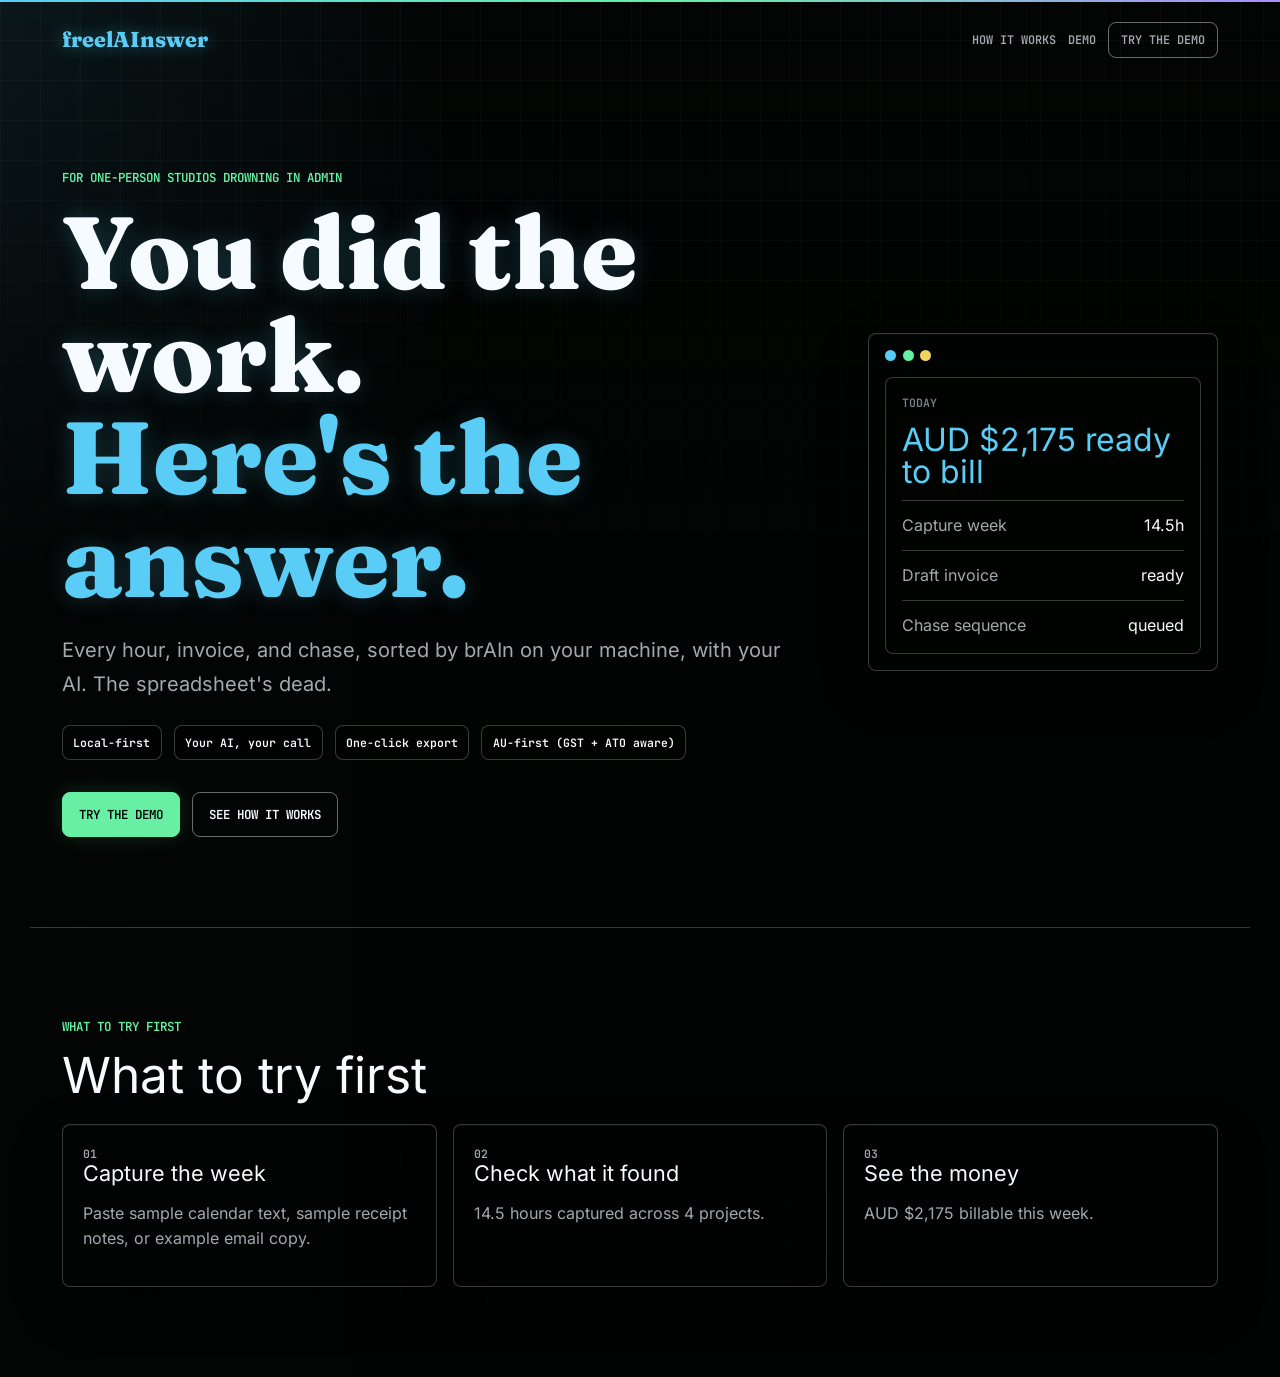
<file: index.html>
<!doctype html>
<html lang="en-AU">
<head>
<meta charset="utf-8" />
<meta name="viewport" content="width=device-width,initial-scale=1" />
<meta name="theme-color" content="#020403" />
<meta name="referrer" content="no-referrer" />
<meta name="description" content="Every hour, invoice, and chase, sorted by brAIn on your machine, with your AI." />
<meta http-equiv="Content-Security-Policy" content="default-src 'self'; script-src 'self'; style-src 'self'; font-src 'self'; img-src 'self' data:; connect-src 'self'; frame-src 'none'; worker-src 'none'; manifest-src 'none'; form-action 'self'; object-src 'none'; base-uri 'self'; upgrade-insecure-requests" />
<title>freelAInswer - the answer.</title>
<link rel="stylesheet" href="./assets/styles/pages.css" />
</head>
<body class="page-shell" data-page="landing">
<a class="skip-link" href="#main">Skip to content</a>
<div class="colour-bar" aria-hidden="true"></div>
<header class="site-header">
  <a class="wordmark" href="./">freelAInswer</a>
  <nav class="nav-links" aria-label="Demo">
    <a href="#try-heading">How it works</a>
    <a href="./demo/">Demo</a>
    <a class="button button-small" data-demo-link="welcome" href="./welcome.html">Try the demo</a>
  </nav>
</header>
<main id="main">
  <section class="hero-grid" aria-labelledby="hero-heading">
    <div class="hero-copy">
      <p class="kicker">For one-person studios drowning in admin</p>
      <h1 id="hero-heading">You did the work. <span>Here's the answer.</span></h1>
      <p class="lede">Every hour, invoice, and chase, sorted by brAIn on your machine, with your AI. The spreadsheet's dead.</p>
      <div class="badge-row" aria-label="Trust points">
        <span>Local-first</span>
        <span>Your AI, your call</span>
        <span>One-click export</span>
        <span>AU-first (GST + ATO aware)</span>
      </div>
      <div class="button-row">
        <a class="button button-primary" data-demo-link="welcome" href="./welcome.html">Try the demo</a>
        <a class="button" href="#try-heading">See how it works</a>
      </div>
    </div>
    <aside class="device-preview" aria-label="Demo preview">
      <div class="device-top">
        <span class="dot dot-blue"></span>
        <span class="dot dot-green"></span>
        <span class="dot dot-amber"></span>
      </div>
      <div class="mini-app">
        <p class="mini-kicker">Today</p>
        <h2>AUD $2,175 ready to bill</h2>
        <div class="mini-row"><span>Capture week</span><strong>14.5h</strong></div>
        <div class="mini-row"><span>Draft invoice</span><strong>ready</strong></div>
        <div class="mini-row"><span>Chase sequence</span><strong>queued</strong></div>
      </div>
    </aside>
  </section>

  <section class="section" aria-labelledby="try-heading">
    <p class="kicker">What to try first</p>
    <h2 id="try-heading">What to try first</h2>
    <div class="card-grid">
      <article class="card">
        <p class="card-index">01</p>
        <h3>Capture the week</h3>
        <p>Paste sample calendar text, sample receipt notes, or example email copy.</p>
      </article>
      <article class="card">
        <p class="card-index">02</p>
        <h3>Check what it found</h3>
        <p>14.5 hours captured across 4 projects.</p>
      </article>
      <article class="card">
        <p class="card-index">03</p>
        <h3>See the money</h3>
        <p>AUD $2,175 billable this week.</p>
      </article>
    </div>
  </section>
</main>
<script src="./assets/js/demo.js"></script>
</body>
</html>
</file>
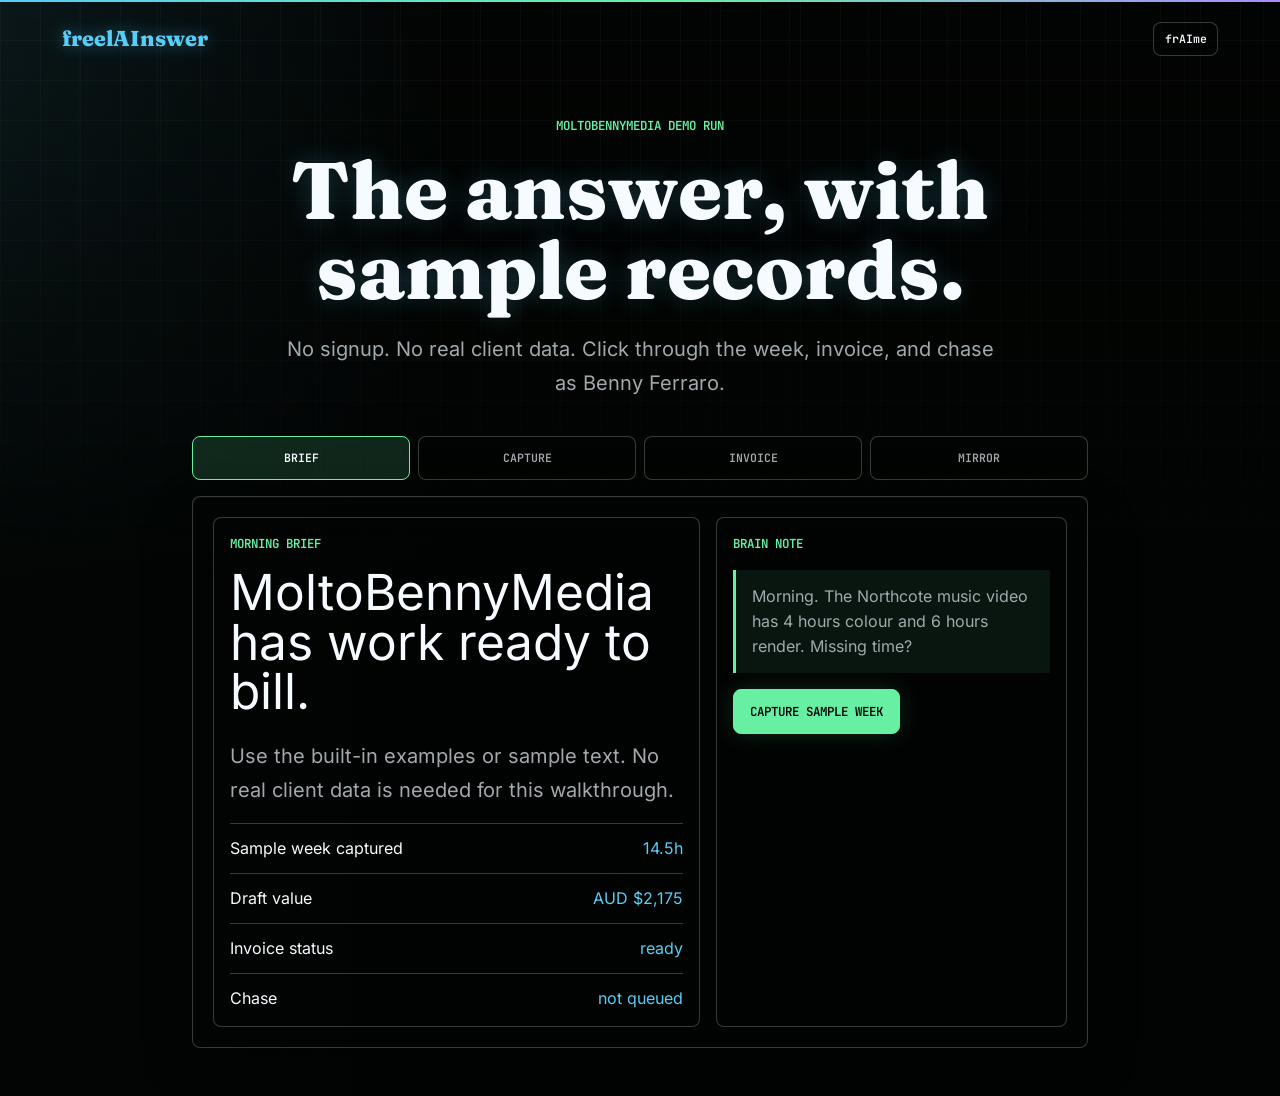
<file: demo/index.html>
<!doctype html>
<html lang="en-AU">
<head>
<meta charset="utf-8" />
<meta name="viewport" content="width=device-width,initial-scale=1,viewport-fit=cover" />
<meta name="theme-color" content="#020403" />
<meta name="referrer" content="no-referrer" />
<meta name="description" content="freelAInswer demo using example records only." />
<meta name="apple-mobile-web-app-capable" content="yes" />
<meta name="apple-mobile-web-app-status-bar-style" content="black-translucent" />
<meta name="apple-mobile-web-app-title" content="freelAInswer" />
<meta http-equiv="Content-Security-Policy" content="default-src 'self'; script-src 'self'; style-src 'self'; font-src 'self'; img-src 'self' data:; connect-src 'self'; frame-src 'none'; worker-src 'none'; manifest-src 'none'; form-action 'self'; object-src 'none'; base-uri 'self'; upgrade-insecure-requests" />
<title>freelAInswer Demo</title>
<link rel="stylesheet" href="../assets/styles/pages.css" />
</head>
<body class="demo-shell" data-page="demo">
<a class="skip-link" href="#demoMain">Skip to content</a>
<div class="colour-bar" aria-hidden="true"></div>
<header class="demo-header">
  <a class="wordmark" href="../">freelAInswer</a>
  <span class="skin-pill" data-profile="skin">frAIme</span>
</header>
<main id="demoMain" class="demo-main">
  <section class="demo-hero" aria-labelledby="demo-heading">
    <p class="kicker"><span data-profile="studio">MoltoBennyMedia</span> demo run</p>
    <h1 id="demo-heading">The answer, with sample records.</h1>
    <p class="lede">No signup. No real client data. Click through the week, invoice, and chase as <span data-profile="name">Benny</span>.</p>
  </section>
  <nav class="demo-tabs" aria-label="Demo steps">
    <button class="demo-tab" type="button" data-view="brief">Brief</button>
    <button class="demo-tab" type="button" data-view="capture">Capture</button>
    <button class="demo-tab" type="button" data-view="invoice">Invoice</button>
    <button class="demo-tab" type="button" data-view="mirror">Mirror</button>
  </nav>
  <section id="demoView" class="demo-view" aria-live="polite"></section>
</main>
<script src="../assets/js/demo.js"></script>
</body>
</html>
</file>
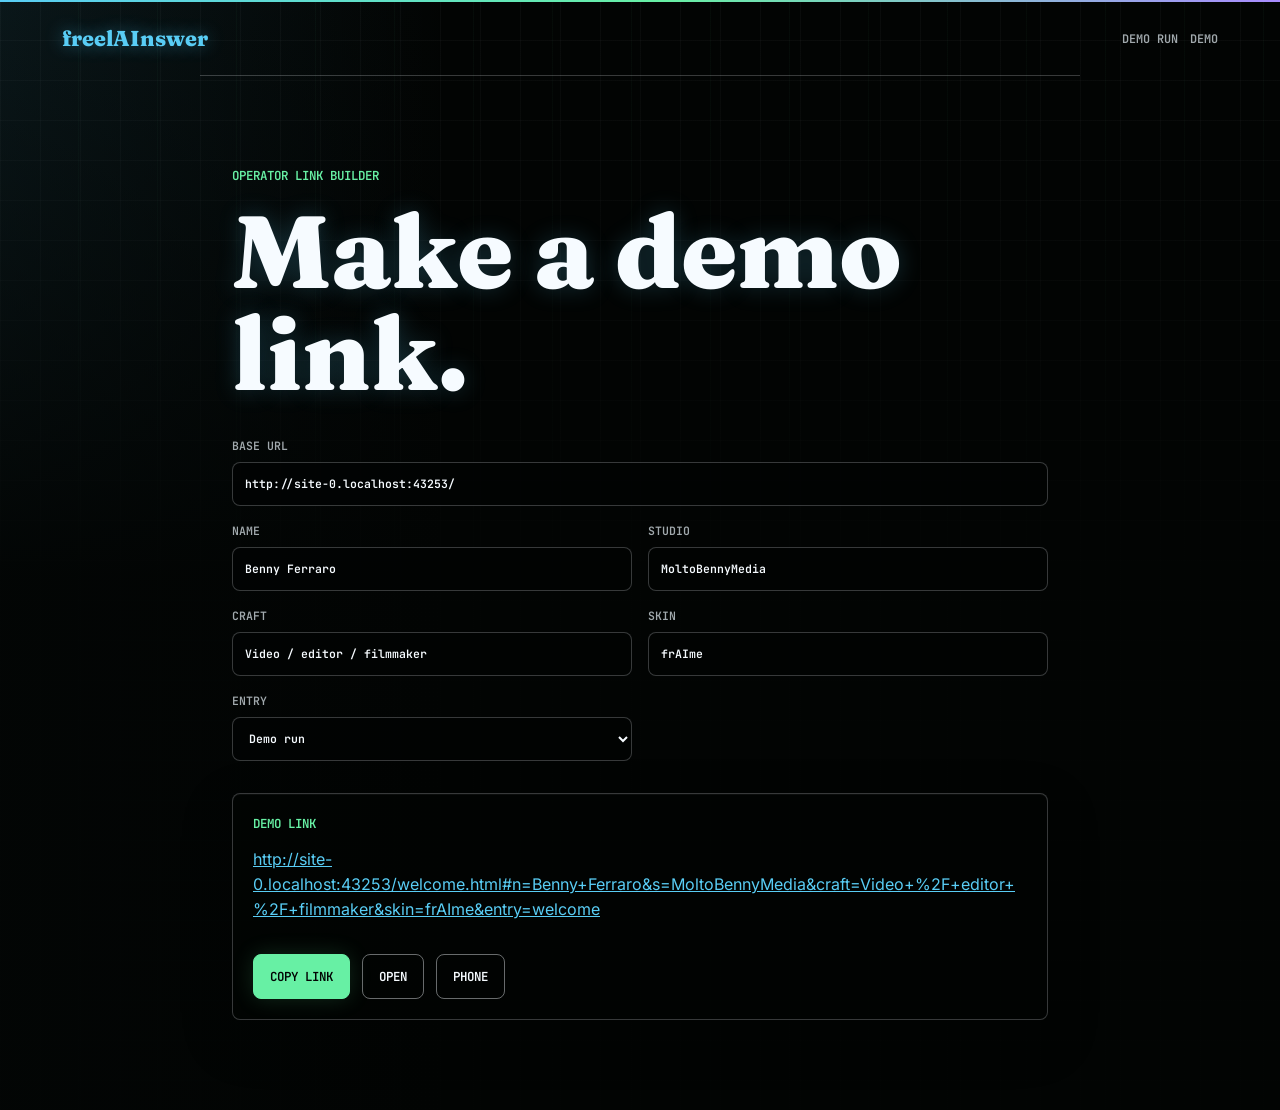
<file: links.html>
<!doctype html>
<html lang="en-AU">
<head>
<meta charset="utf-8" />
<meta name="viewport" content="width=device-width,initial-scale=1" />
<meta name="theme-color" content="#020403" />
<meta name="referrer" content="no-referrer" />
<meta name="robots" content="noindex,nofollow" />
<meta name="description" content="Operator link builder for a freelAInswer demo." />
<meta http-equiv="Content-Security-Policy" content="default-src 'self'; script-src 'self'; style-src 'self'; font-src 'self'; img-src 'self' data:; connect-src 'self'; frame-src 'none'; worker-src 'none'; manifest-src 'none'; form-action 'self'; object-src 'none'; base-uri 'self'; upgrade-insecure-requests" />
<title>freelAInswer Operator Links</title>
<link rel="stylesheet" href="./assets/styles/pages.css" />
</head>
<body class="page-shell" data-page="links">
<a class="skip-link" href="#main">Skip to content</a>
<div class="colour-bar" aria-hidden="true"></div>
<header class="site-header">
  <a class="wordmark" href="./">freelAInswer</a>
  <nav class="nav-links" aria-label="Demo">
    <a href="./welcome.html">Demo run</a>
    <a href="./demo/">Demo</a>
  </nav>
</header>
<main id="main">
  <section class="section narrow" aria-labelledby="link-heading">
    <p class="kicker">Operator link builder</p>
    <h1 id="link-heading">Make a demo link.</h1>
    <form class="link-form" id="linkForm">
      <label>Base URL <input id="linkBase" name="base" type="url" /></label>
      <label>Name <input id="linkName" name="name" value="Benny Ferraro" /></label>
      <label>Studio <input id="linkStudio" name="studio" value="MoltoBennyMedia" /></label>
      <label>Craft <input id="linkCraft" name="craft" value="Video / editor / filmmaker" /></label>
      <label>Skin <input id="linkSkin" name="skin" value="frAIme" /></label>
      <label>Entry
        <select id="linkEntry" name="entry">
          <option value="welcome">Demo run</option>
          <option value="demo">Demo directly</option>
        </select>
      </label>
    </form>
    <div class="output-card">
      <p class="kicker">Demo link</p>
      <a id="generatedLink" class="generated-link" href="./welcome.html"></a>
      <div class="button-row">
        <button class="button button-primary" id="copyGenerated" type="button">Copy link</button>
        <a class="button" id="openGenerated" href="./welcome.html">Open</a>
        <a class="button" id="openQr" href="./qr.html">Phone</a>
      </div>
      <p id="copyStatus" class="micro" role="status" aria-live="polite"></p>
    </div>
  </section>
</main>
<script src="./assets/js/demo.js"></script>
</body>
</html>
</file>
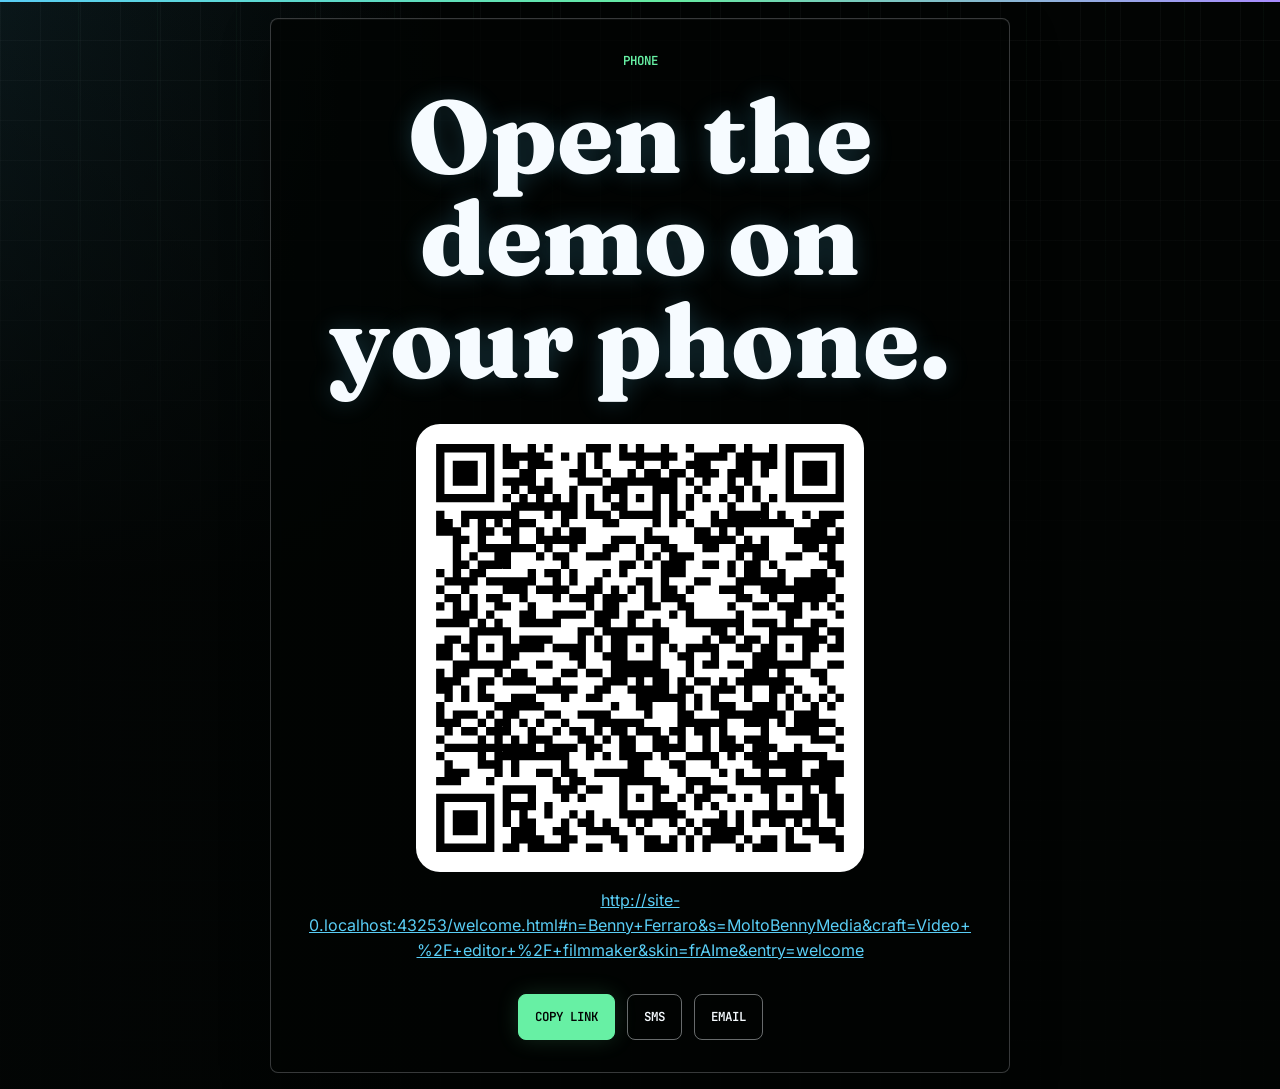
<file: qr.html>
<!doctype html>
<html lang="en-AU">
<head>
<meta charset="utf-8" />
<meta name="viewport" content="width=device-width,initial-scale=1" />
<meta name="theme-color" content="#020403" />
<meta name="referrer" content="no-referrer" />
<meta name="description" content="Open the freelAInswer demo on your phone." />
<meta http-equiv="Content-Security-Policy" content="default-src 'self'; script-src 'self'; style-src 'self'; font-src 'self'; img-src 'self' data:; connect-src 'self'; frame-src 'none'; worker-src 'none'; manifest-src 'none'; form-action 'self'; object-src 'none'; base-uri 'self'; upgrade-insecure-requests" />
<title>Open freelAInswer On Your Phone</title>
<link rel="stylesheet" href="./assets/styles/pages.css" />
</head>
<body class="page-shell" data-page="qr">
<a class="skip-link" href="#main">Skip to content</a>
<div class="colour-bar" aria-hidden="true"></div>
<main id="main" class="solo-main">
  <section class="qr-shell" aria-labelledby="qr-heading">
    <p class="kicker">Phone</p>
    <h1 id="qr-heading">Open the demo on your phone.</h1>
    <div class="qr-card">
      <div id="qrCode" class="qr-code" aria-label="QR code for the demo URL"></div>
    </div>
    <a id="qrDemoLink" class="generated-link" href="./welcome.html"></a>
    <div class="button-row center">
      <button id="qrCopy" class="button button-primary" type="button">Copy link</button>
      <a id="qrSms" class="button" href="#">SMS</a>
      <a id="qrEmail" class="button" href="#">Email</a>
    </div>
    <p id="qrStatus" class="micro" role="status" aria-live="polite"></p>
  </section>
</main>
<script src="./assets/vendor/qrcode.js"></script>
<script src="./assets/js/demo.js"></script>
</body>
</html>
</file>
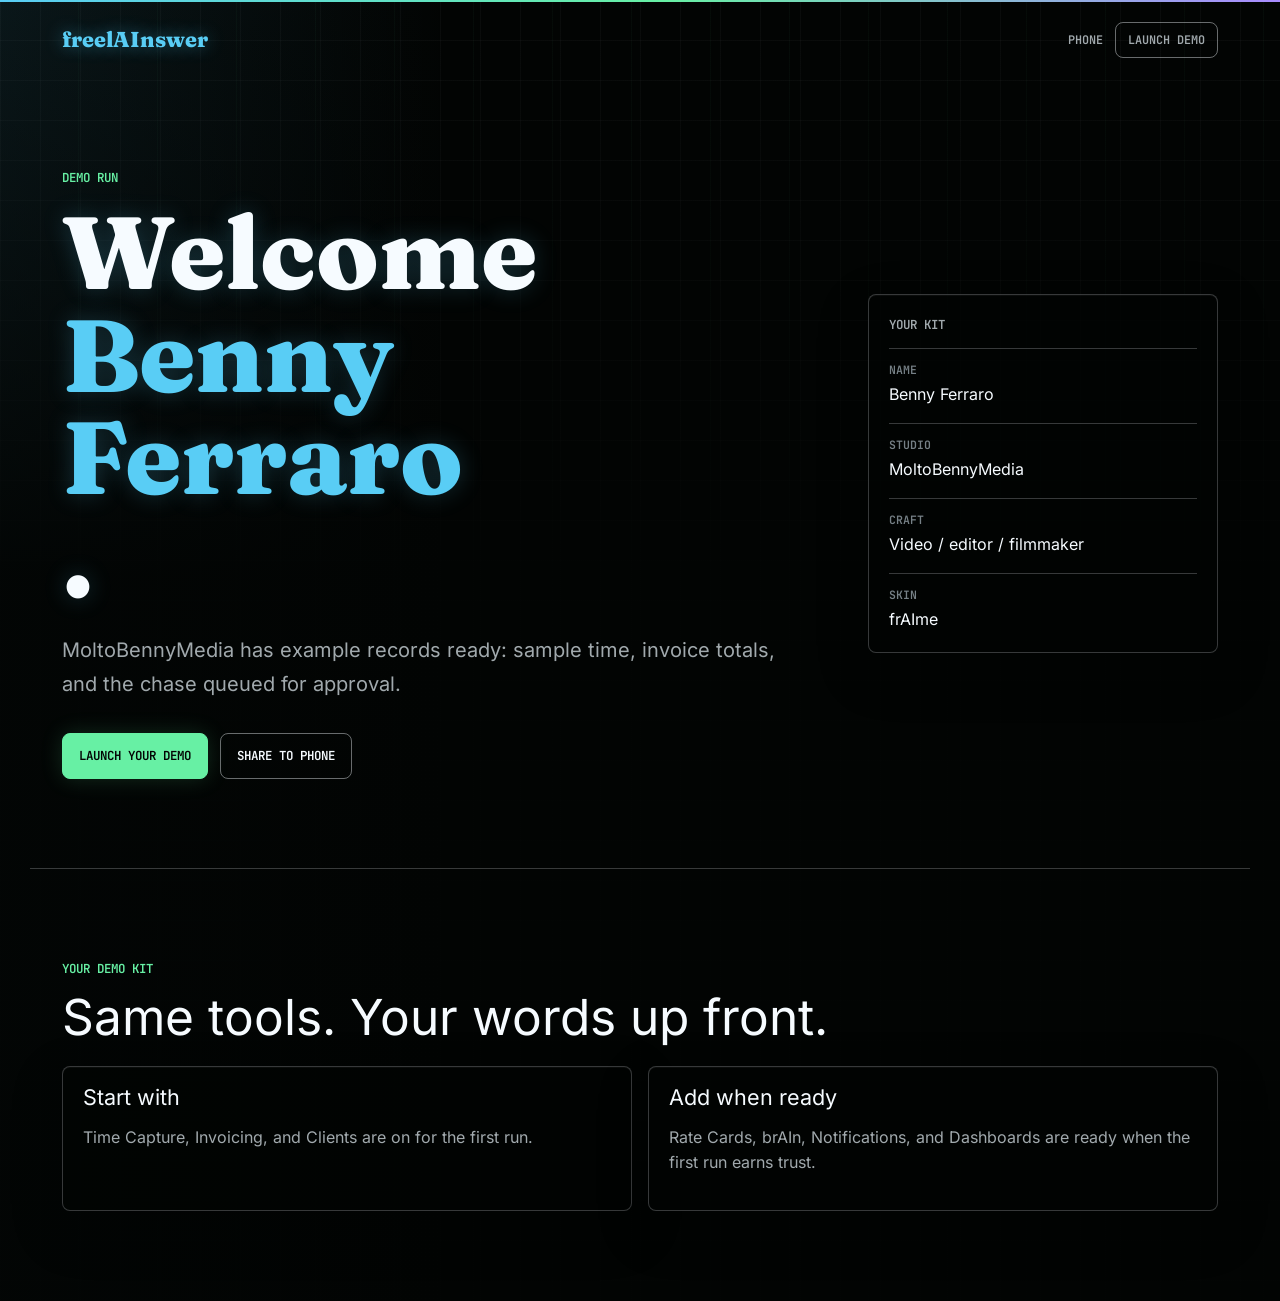
<file: welcome.html>
<!doctype html>
<html lang="en-AU">
<head>
<meta charset="utf-8" />
<meta name="viewport" content="width=device-width,initial-scale=1" />
<meta name="theme-color" content="#020403" />
<meta name="referrer" content="no-referrer" />
<meta name="description" content="Every hour, invoice, and chase, sorted by brAIn on your machine, with your AI." />
<meta http-equiv="Content-Security-Policy" content="default-src 'self'; script-src 'self'; style-src 'self'; font-src 'self'; img-src 'self' data:; connect-src 'self'; frame-src 'none'; worker-src 'none'; manifest-src 'none'; form-action 'self'; object-src 'none'; base-uri 'self'; upgrade-insecure-requests" />
<title>freelAInswer · the answer.</title>
<link rel="stylesheet" href="./assets/styles/pages.css" />
</head>
<body class="page-shell" data-page="welcome">
<a class="skip-link" href="#main">Skip to content</a>
<div class="colour-bar" aria-hidden="true"></div>
<header class="site-header">
  <a class="wordmark" href="./">freelAInswer</a>
  <nav class="nav-links" aria-label="Demo">
    <a id="welcomeQrLink" href="./qr.html">Phone</a>
    <a id="welcomeLaunchNav" class="button button-small" href="./demo/">Launch demo</a>
  </nav>
</header>
<main id="main">
  <section class="hero-grid compact" aria-labelledby="welcome-heading">
    <div class="hero-copy">
      <p class="kicker">Demo run</p>
      <h1 id="welcome-heading">Welcome <span data-profile="name">Benny</span>.</h1>
      <p class="lede"><span data-profile="studio">MoltoBennyMedia</span> has example records ready: sample time, invoice totals, and the chase queued for approval.</p>
      <div class="button-row">
        <a id="welcomeLaunch" class="button button-primary" href="./demo/">Launch your demo</a>
        <a id="welcomeShare" class="button" href="./qr.html">Share to phone</a>
      </div>
    </div>
    <aside class="handoff-card">
      <p class="kicker">Your kit</p>
      <dl class="facts">
        <div><dt>Name</dt><dd data-profile="name">Benny Ferraro</dd></div>
        <div><dt>Studio</dt><dd data-profile="studio">MoltoBennyMedia</dd></div>
        <div><dt>Craft</dt><dd data-profile="craft">Video / editor / filmmaker</dd></div>
        <div><dt>Skin</dt><dd data-profile="skin">frAIme</dd></div>
      </dl>
    </aside>
  </section>

  <section class="section" aria-labelledby="ready-heading">
    <p class="kicker">Your demo kit</p>
    <h2 id="ready-heading">Same tools. Your words up front.</h2>
    <div class="card-grid two">
      <article class="card">
        <h3>Start with</h3>
        <p>Time Capture, Invoicing, and Clients are on for the first run.</p>
      </article>
      <article class="card">
        <h3>Add when ready</h3>
        <p>Rate Cards, brAIn, Notifications, and Dashboards are ready when the first run earns trust.</p>
      </article>
    </div>
  </section>
</main>
<script src="./assets/js/demo.js"></script>
</body>
</html>
</file>
<file: assets/styles/pages.css>
@font-face {
  font-family: "Fraunces";
  font-style: normal;
  font-weight: 800;
  font-display: swap;
  src: url("../fonts/fraunces-latin-800-normal.woff2") format("woff2");
}

@font-face {
  font-family: "Inter";
  font-style: normal;
  font-weight: 400 700;
  font-display: swap;
  src: url("../fonts/inter-latin-400-normal.woff2") format("woff2");
}

@font-face {
  font-family: "JetBrains Mono";
  font-style: normal;
  font-weight: 600;
  font-display: swap;
  src: url("../fonts/jetbrains-mono-latin-600-normal.woff2") format("woff2");
}

:root {
  color-scheme: dark;
  --paper: #020403;
  --ink: #f6fbff;
  --muted: #a1a9ad;
  --dim: #768086;
  --panel: rgba(2, 4, 3, 0.78);
  --panel-soft: rgba(2, 4, 3, 0.58);
  --line: rgba(246, 251, 255, 0.22);
  --line-strong: rgba(246, 251, 255, 0.42);
  --blue: #59cdf5;
  --green: #67f0a4;
  --amber: #f3d35c;
  --red: #ff7d65;
  --blue-rgb: 89, 205, 245;
  --green-rgb: 103, 240, 164;
  --font-display: "Fraunces", Georgia, serif;
  --font-body: "Inter", system-ui, -apple-system, BlinkMacSystemFont, sans-serif;
  --font-mono: "JetBrains Mono", ui-monospace, SFMono-Regular, Menlo, monospace;
  --radius: 8px;
  --shadow: inset 0 1px 0 rgba(255, 255, 255, 0.04), 0 18px 50px rgba(0, 0, 0, 0.28);
  --wrap: 1220px;
}

*,
*::before,
*::after {
  box-sizing: border-box;
}

html {
  background: var(--paper);
  color: var(--ink);
  font-family: var(--font-body);
  -webkit-font-smoothing: antialiased;
}

body {
  min-height: 100vh;
  min-height: 100dvh;
  margin: 0;
  overflow-x: clip;
  background:
    linear-gradient(180deg, rgba(2, 4, 3, 0.08), rgba(2, 4, 3, 0.94) 36rem),
    repeating-linear-gradient(90deg, transparent 0 78px, rgba(var(--green-rgb), 0.035) 78px 79px),
    linear-gradient(90deg, rgba(var(--blue-rgb), 0.1), transparent 28rem),
    linear-gradient(rgba(246, 251, 255, 0.035) 1px, transparent 1px),
    linear-gradient(90deg, rgba(246, 251, 255, 0.035) 1px, transparent 1px),
    var(--paper);
  background-size: auto, auto, auto, 40px 40px, 40px 40px, auto;
  color: var(--ink);
  line-height: 1.55;
}

a {
  color: inherit;
}

button,
input,
select {
  font: inherit;
}

button {
  cursor: pointer;
}

:focus-visible {
  outline: 2px solid var(--blue);
  outline-offset: 3px;
}

.skip-link {
  position: absolute;
  left: 1rem;
  top: 0.75rem;
  z-index: 50;
  transform: translateY(-200%);
  background: var(--blue);
  color: #061014;
  padding: 0.65rem 0.85rem;
  border-radius: var(--radius);
  font-family: var(--font-mono);
  font-size: 0.78rem;
  font-weight: 700;
}

.skip-link:focus {
  transform: translateY(0);
}

.colour-bar {
  height: 2px;
  background: linear-gradient(90deg, var(--blue), var(--green) 52%, #a98cff);
}

.site-header,
.demo-header {
  width: min(100%, var(--wrap));
  margin: 0 auto;
  padding: 1.25rem clamp(1rem, 3vw, 2rem);
  display: flex;
  align-items: center;
  justify-content: space-between;
  gap: 1rem;
}

.wordmark {
  font-family: var(--font-display);
  font-size: clamp(1.05rem, 2vw, 1.35rem);
  font-weight: 800;
  color: var(--blue);
  text-decoration: none;
  text-shadow: 0 0 18px rgba(var(--blue-rgb), 0.48);
}

.nav-links,
.button-row,
.badge-row {
  display: flex;
  flex-wrap: wrap;
  align-items: center;
  gap: 0.75rem;
}

.nav-links a {
  color: var(--muted);
  font-family: var(--font-mono);
  font-size: 0.74rem;
  font-weight: 700;
  text-decoration: none;
  text-transform: uppercase;
}

.nav-links a:hover {
  color: var(--ink);
}

.hero-grid,
.section {
  width: min(100%, var(--wrap));
  margin: 0 auto;
  padding: clamp(3rem, 7vw, 6rem) clamp(1rem, 3vw, 2rem);
}

.hero-grid {
  min-height: 72vh;
  display: grid;
  grid-template-columns: minmax(0, 1fr) minmax(20rem, 0.48fr);
  align-items: center;
  gap: clamp(2rem, 6vw, 5rem);
}

.hero-grid.compact {
  min-height: 56vh;
}

.kicker {
  margin: 0 0 0.9rem;
  color: var(--green);
  font-family: var(--font-mono);
  font-size: 0.78rem;
  font-weight: 700;
  text-transform: uppercase;
}

h1,
h2,
h3,
p {
  overflow-wrap: anywhere;
}

h1,
h2,
h3 {
  margin: 0;
  line-height: 1;
}

h1 {
  max-width: 850px;
  font-family: var(--font-display);
  font-size: clamp(3.4rem, 8vw, 6.7rem);
  font-weight: 800;
  text-shadow: 0 0 24px rgba(var(--blue-rgb), 0.22);
}

h1 span {
  display: block;
  color: var(--blue);
}

h2 {
  font-size: clamp(2rem, 4.4vw, 3.1rem);
}

h3 {
  font-size: 1.35rem;
}

.lede {
  max-width: 720px;
  margin: 1.4rem 0 0;
  color: var(--muted);
  font-size: clamp(1.06rem, 2vw, 1.25rem);
  line-height: 1.7;
}

.badge-row {
  margin-top: 1.5rem;
}

.badge-row span,
.skin-pill {
  border: 1px solid var(--line);
  border-radius: var(--radius);
  background: rgba(2, 4, 3, 0.62);
  padding: 0.45rem 0.65rem;
  color: var(--ink);
  font-family: var(--font-mono);
  font-size: 0.72rem;
  font-weight: 700;
}

.button-row {
  margin-top: 2rem;
}

.button {
  display: inline-flex;
  min-height: 2.75rem;
  align-items: center;
  justify-content: center;
  gap: 0.5rem;
  border: 1px solid var(--line-strong);
  border-radius: var(--radius);
  background: transparent;
  color: var(--ink);
  padding: 0.75rem 1rem;
  font-family: var(--font-mono);
  font-size: 0.78rem;
  font-weight: 800;
  text-decoration: none;
  text-transform: uppercase;
}

.button-primary {
  border-color: var(--green);
  background: var(--green);
  color: #020403;
  box-shadow: 0 0 22px rgba(var(--green-rgb), 0.16);
}

.button-small {
  min-height: 2.25rem;
  padding: 0.45rem 0.75rem;
}

.device-preview,
.handoff-card,
.card,
.output-card,
.qr-shell,
.demo-view {
  border: 1px solid var(--line);
  border-radius: var(--radius);
  background: var(--panel);
  box-shadow: var(--shadow);
}

.device-preview {
  padding: 1rem;
}

.device-top {
  display: flex;
  gap: 0.4rem;
  margin-bottom: 1rem;
}

.dot {
  width: 0.7rem;
  height: 0.7rem;
  border-radius: 50%;
}

.dot-blue { background: var(--blue); }
.dot-green { background: var(--green); }
.dot-amber { background: var(--amber); }

.mini-app {
  display: grid;
  gap: 0.75rem;
  padding: 1rem;
  border: 1px solid var(--line);
  border-radius: var(--radius);
  background: var(--panel-soft);
}

.mini-kicker,
.card-index,
.micro {
  margin: 0;
  color: var(--dim);
  font-family: var(--font-mono);
  font-size: 0.72rem;
  font-weight: 700;
  text-transform: uppercase;
}

.mini-app h2 {
  color: var(--blue);
  font-size: 2rem;
}

.mini-row {
  display: flex;
  justify-content: space-between;
  gap: 1rem;
  border-top: 1px solid var(--line);
  padding-top: 0.75rem;
  color: var(--muted);
}

.mini-row strong {
  color: var(--ink);
}

.section {
  border-top: 1px solid var(--line);
}

.narrow {
  max-width: 880px;
}

.card-grid {
  display: grid;
  grid-template-columns: repeat(3, minmax(0, 1fr));
  gap: 1rem;
  margin-top: 1.5rem;
}

.card-grid.two {
  grid-template-columns: repeat(2, minmax(0, 1fr));
}

.card,
.handoff-card,
.output-card {
  padding: 1.25rem;
}

.card p,
.handoff-card p {
  color: var(--muted);
}

.facts {
  display: grid;
  gap: 1rem;
  margin: 0;
}

.facts div {
  border-top: 1px solid var(--line);
  padding-top: 0.75rem;
}

.facts dt {
  color: var(--dim);
  font-family: var(--font-mono);
  font-size: 0.72rem;
  font-weight: 700;
  text-transform: uppercase;
}

.facts dd {
  margin: 0.2rem 0 0;
  color: var(--ink);
  font-weight: 700;
}

.link-form {
  display: grid;
  grid-template-columns: repeat(2, minmax(0, 1fr));
  gap: 1rem;
  margin: 2rem 0;
}

.link-form label {
  display: grid;
  gap: 0.45rem;
  color: var(--muted);
  font-family: var(--font-mono);
  font-size: 0.72rem;
  font-weight: 700;
  text-transform: uppercase;
}

.link-form label:first-child {
  grid-column: 1 / -1;
}

input,
select {
  min-height: 2.75rem;
  width: 100%;
  border: 1px solid var(--line);
  border-radius: var(--radius);
  background: rgba(2, 4, 3, 0.72);
  color: var(--ink);
  padding: 0.65rem 0.75rem;
}

.generated-link {
  display: block;
  margin: 0.75rem 0 0;
  color: var(--blue);
  font-weight: 700;
  overflow-wrap: anywhere;
}

.solo-main {
  min-height: 100vh;
  min-height: 100dvh;
  display: grid;
  place-items: center;
  padding: 1rem;
}

.solo-panel,
.qr-shell {
  width: min(100%, 740px);
  margin: auto;
  padding: clamp(1.25rem, 4vw, 2rem);
}

.qr-shell {
  text-align: center;
}

.qr-card {
  width: min(100%, 28rem);
  margin: 2rem auto 1rem;
  padding: 1rem;
  border: 1px solid var(--line);
  border-radius: 1.5rem;
  background: #fff;
  color: #020403;
}

.qr-code {
  color: #020403;
}

.qr-code svg {
  display: block;
  width: 100%;
  height: auto;
}

.center {
  justify-content: center;
}

.demo-shell {
  display: grid;
  grid-template-rows: auto auto minmax(0, 1fr);
}

.demo-main {
  width: min(100%, 960px);
  margin: 0 auto;
  padding: 0 clamp(1rem, 3vw, 2rem) 3rem;
}

.demo-hero {
  padding: 2.5rem 0 1.25rem;
  text-align: center;
}

.demo-hero h1 {
  max-width: none;
  font-size: clamp(2.8rem, 7vw, 5rem);
}

.demo-hero .lede {
  margin-left: auto;
  margin-right: auto;
}

.demo-tabs {
  display: grid;
  grid-template-columns: repeat(4, minmax(0, 1fr));
  gap: 0.5rem;
  margin: 1rem 0;
}

.demo-tab {
  min-height: 2.75rem;
  border: 1px solid var(--line);
  border-radius: var(--radius);
  background: rgba(2, 4, 3, 0.62);
  color: var(--muted);
  font-family: var(--font-mono);
  font-size: 0.72rem;
  font-weight: 800;
  text-transform: uppercase;
}

.demo-tab[aria-current="page"] {
  border-color: var(--green);
  background: rgba(var(--green-rgb), 0.14);
  color: var(--ink);
}

.demo-view {
  min-height: 26rem;
  padding: 1.25rem;
}

.demo-grid {
  display: grid;
  grid-template-columns: minmax(0, 1fr) minmax(18rem, 0.72fr);
  gap: 1rem;
}

.demo-card {
  border: 1px solid var(--line);
  border-radius: var(--radius);
  background: rgba(2, 4, 3, 0.5);
  padding: 1rem;
}

.demo-list {
  display: grid;
  gap: 0.75rem;
  margin-top: 1rem;
}

.demo-row {
  display: grid;
  grid-template-columns: minmax(0, 1fr) auto;
  gap: 1rem;
  align-items: start;
  border-top: 1px solid var(--line);
  padding-top: 0.75rem;
}

.demo-row strong,
.money {
  color: var(--blue);
}

.brain-note {
  border-left: 3px solid var(--green);
  margin-top: 1rem;
  padding: 0.9rem 1rem;
  background: rgba(var(--green-rgb), 0.08);
  color: var(--muted);
}

@media (max-width: 820px) {
  .hero-grid,
  .card-grid,
  .card-grid.two,
  .demo-grid,
  .link-form {
    grid-template-columns: 1fr;
  }

  .site-header {
    align-items: flex-start;
    flex-direction: column;
  }

  .nav-links {
    gap: 0.55rem;
  }

  .hero-grid {
    min-height: auto;
  }
}

@media (max-width: 430px) {
  h1 {
    font-size: clamp(3rem, 17vw, 4.8rem);
  }

  .demo-tabs {
    grid-template-columns: repeat(2, minmax(0, 1fr));
  }

  .button {
    width: 100%;
  }
}

@media (prefers-reduced-motion: reduce) {
  *,
  *::before,
  *::after {
    animation-duration: 0.01ms !important;
    scroll-behavior: auto !important;
    transition-duration: 0.01ms !important;
  }
}
</file>
